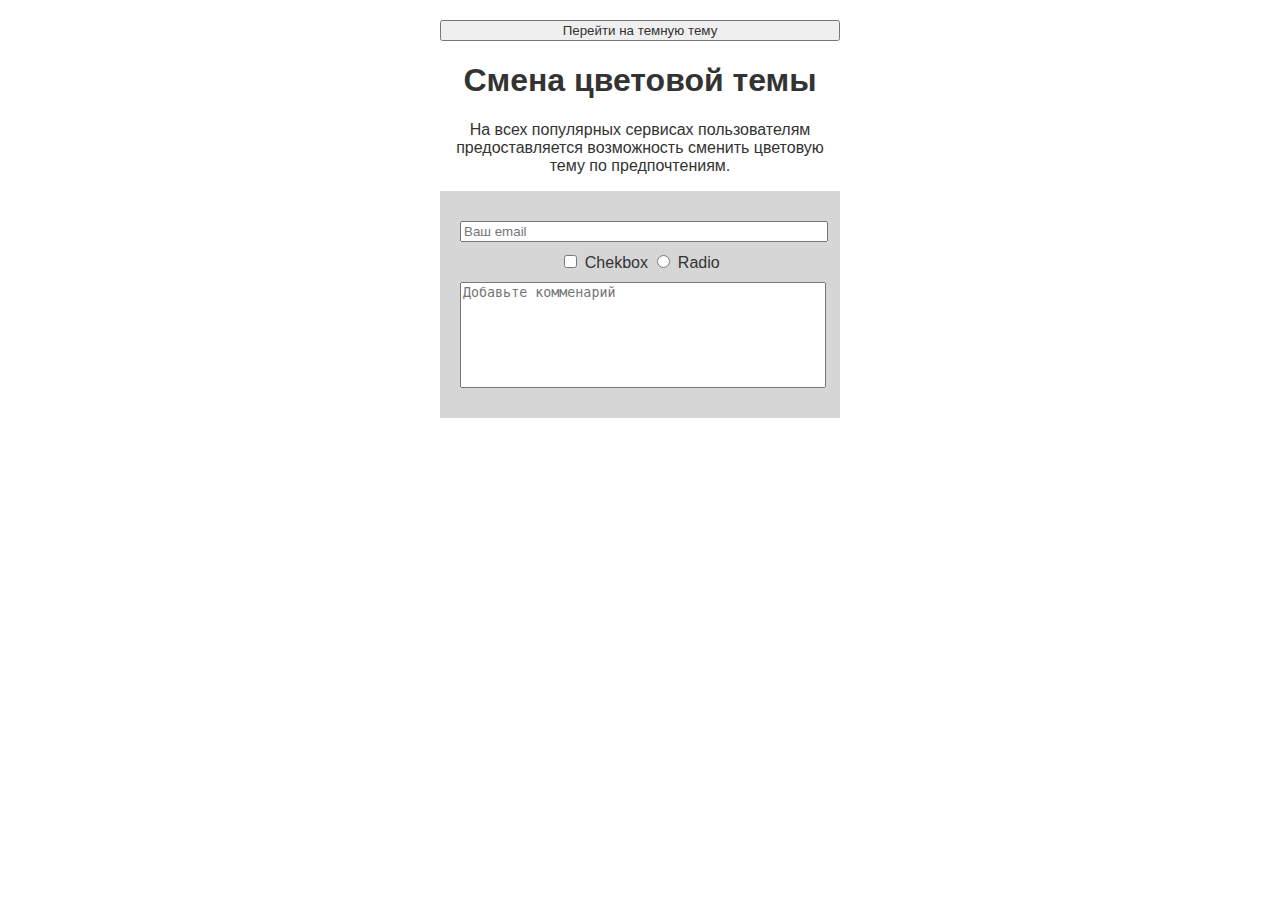
<file: 1 video/index.html>
<!DOCTYPE html>
<html lang="en">
  <head>
    <meta charset="UTF-8" />
    <meta name="viewport" content="width=device-width, initial-scale=1.0" />
    <title>Афлятунова | 1 видео</title>
    <link rel="stylesheet" href="assets/css/style.css">
  </head>
  <body>
    <div class="container">
      <button id="themeToggle">Перейти на темную тему</button>
      <h1>Смена цветовой темы</h1>
      <p>
        На всех популярных сервисах пользователям предоставляется возможность
        сменить цветовую тему по предпочтениям.
      </p>
      <form action="">
        <input placeholder="Ваш email" type="email">
        <input type="checkbox" id="checkbox">
        <label for="chekbox">Chekbox</label>
        <input id="radio" type="radio">
        <label for="radio">Radio</label>
        <textarea placeholder="Добавьте комменарий"></textarea>
      </form>
    </div>

    <script src="assets/js/script.js"></script>

  </body>
</html>
</file>
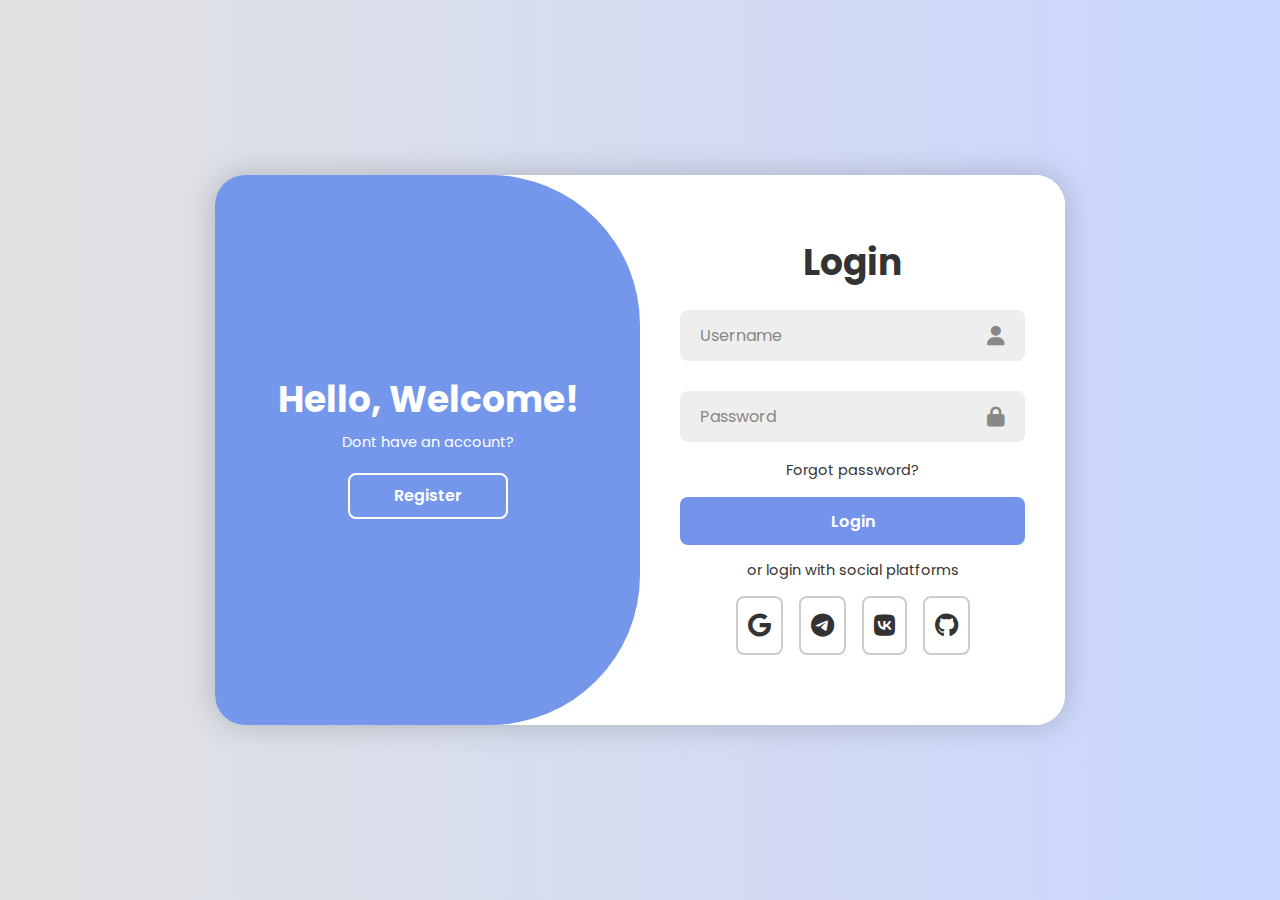
<file: 2 video/index.html>
<!DOCTYPE html>
<html lang="en">
  <head>
    <meta charset="UTF-8" />
    <meta name="viewport" content="width=device-width, initial-scale=1.0" />
    <title>Афлятунова | 2 видео</title>
    <link rel="stylesheet" href="https://cdnjs.cloudflare.com/ajax/libs/font-awesome/6.7.2/css/all.min.css">
    <link rel="stylesheet" href="assets/css/style.css">
  </head>
  <body>
    
    <div class="container">
      <div class="form-box login">
        <form action="">
          <h1>Login</h1>

          <div class="input-box">
            <input type="text" placeholder="Username" required>
            <i class="fa-solid fa-user"></i>
          </div>

          <div class="input-box">
            <input type="password" placeholder="Password" required>
            <i class="fa-solid fa-lock"></i>
          </div>

          <div class="forgot-link">
            <a href="#">Forgot password?</a>
          </div>

          <button class="btn">Login</button>
          <p>or login with social platforms</p>
          <div class="social-icons">
            <a href="#"><i class="fa-brands fa-google"></i></a>
            <a href="#"><i class="fa-brands fa-telegram"></i></a>
            <a href="#"><i class="fa-brands fa-vk"></i></a>
            <a href="#"><i class="fa-brands fa-github"></i></a>
          </div>
          
        </form>
      </div>

      <div class="form-box register">
        <form action="">
          <h1>Registration</h1>

          <div class="input-box">
            <input type="text" placeholder="Username" required>
            <i class="fa-solid fa-user"></i>
          </div>

          <div class="input-box">
            <input type="email" placeholder="Email" required>
            <i class="fa-solid fa-envelope"></i>
          </div>

          <div class="input-box">
            <input type="password" placeholder="Password" required>
            <i class="fa-solid fa-lock"></i>
          </div>

          <button class="btn">Login</button>
          <p>or register with social platforms</p>
          <div class="social-icons">
            <a href="#"><i class="fa-brands fa-google"></i></a>
            <a href="#"><i class="fa-brands fa-telegram"></i></a>
            <a href="#"><i class="fa-brands fa-vk"></i></a>
            <a href="#"><i class="fa-brands fa-github"></i></a>
          </div>
          
        </form>
      </div>

      <div class="toggle-box">
        <div class="toggle-panel toggle-left">
          <h1>Hello, Welcome!</h1>
          <p>Dont have an account?</p>
          <button class="btn register-btn">Register</button>
        </div>
        <div class="toggle-panel toggle-right">
          <h1>Welcome Back!</h1>
          <p>Already have an account?</p>
          <button class="btn login-btn">Login</button>
        </div>
      </div>


    </div>

    <script src="assets/js/script.js"></script>

  </body>
</html>
</file>
<file: 1 video/assets/css/style.css>
:root {
  --main: #333;
  --main-rgb: 51, 51, 51;
  color-scheme: light;
}

body {
  font-family: 'Inter', sans-serif;
  text-align: center;
  color: var(--main);
}
.container {
  margin: 20px auto;
  max-width: 400px;
  padding-left: 15px;
  padding-right: 15px;
}
form {
  padding: 20px;
  background-color: rgba(var(--main-rgb), .2);
}
input[type="email"],
textarea,
button {
  display: block;
  width: 100%;
  margin: 10px 0;
  color: var(--main);
}
textarea {
  resize: none;
  min-height: 100px;
}
.dark {
  --main: #fff;
  --main-rgb: 255, 255, 255;
  color-scheme: dark;
}
</file>
<file: 2 video/assets/css/style.css>
@import url('https://fonts.googleapis.com/css2?family=Poppins:ital,wght@0,100;0,200;0,300;0,400;0,500;0,600;0,700;0,800;0,900;1,100;1,200;1,300;1,400;1,500;1,600;1,700;1,800;1,900&display=swap');

* {
  margin: 0;
  padding: 0;
  box-sizing: border-box;
  font-family: "Poppins", sans-serif;
}

body {
  display: flex;
  justify-content: center;
  align-items: center;
  min-height: 100vh;
  background: linear-gradient(90deg, #e2e2e2, #c9d6ff);
}

.container {
  position: relative;
  width: 850px;
  height: 550px;
  background: #fff;
  border-radius: 30px;
  box-shadow: 0 0 30px rgba(0, 0, 0, .2);
  overflow: hidden;
  margin: 20px;
}

.form-box {
  position: absolute;
  right: 0;
  width: 50%;
  height: 100%;
  background: #fff;
  display: flex;
  align-items: center;
  color: #333;
  text-align: center;
  padding: 40px;
  z-index: 1;
  transition: .6s ease-in-out 1.2s, visibility 0s 1s;
}

.container.active .form-box {
  right: 50%;
}
.container.active .form-box.register {
  visibility: visible;
}

form {
  width: 100%;
}

.container h1 {
  font-size: 36px;
  margin: -10px 0;
}

.input-box {
  position: relative;
  margin: 30px 0;
}

.input-box input {
  width: 100%;
  padding: 13px 50px 13px 20px;
  background: #eee;
  border-radius: 8px;
  border: none;
  outline: none;
  font-size: 16px;
  color: #333;
  font-weight: 500;
}

.input-box input::placeholder {
  color: #888;
  font-weight: 400;
}

.input-box i {
  position: absolute;
  right: 20px;
  top: 50%;
  transform: translateY(-50%);
  font-size: 20px;
  color: #888;
}

.forgot-link {
  margin: -15px 0 15px;
}
.forgot-link a {
  font-size: 14.5px;
  color: #333;
  text-decoration: none;
}
.btn {
  width: 100%;
  height: 48px;
  background: #7494ec;
  border-radius: 8px;
  box-shadow: 0 0 10px rgba(0, 0, 0 .1);
  border: none;
  cursor: pointer;
  font-size: 16px;
  color: #fff;
  font-weight: 600;
}

.container p {
  font-size: 14.5px;
  margin: 15px 0;
}
.social-icons {
  display: flex;
  justify-content: center;
}

.social-icons a{
  display: inline-block;
  padding: 10px;
  border: 2px solid #ccc;
  border-radius: 8px;
  font-size: 24px;
  color: #333;
  text-decoration: none;
  margin: 0 8px;
}

.form-box.register {
  visibility: hidden;
}

.toggle-box {
  position: absolute;
  width: 100%;
  height: 100%;
}

.toggle-box::before {
  content: "";
  position: absolute;
  left: -250%;
  width: 300%;
  height: 100%;
  background: #7497ec;
  border-radius: 150px;
  z-index: 2;
  transition: 1.8s ease-in-out;
}

.toggle-panel {
  position: absolute;
  width: 50%;
  height: 100%;
  color: #fff;
  display: flex;
  flex-direction: column;
  justify-content: center;
  align-items: center;
  z-index: 2;
  transition: .6s ease-in-out;
}

.toggle-panel.toggle-left {
  left: 0;
  transition-delay: 1.2s;
}
.container.active .toggle-panel.toggle-left {
  left: -50%;
  transition-delay: .6s;
}

.container.active .toggle-panel.toggle-right {
  right: 0;
  transition-delay: .6s;
}

.toggle-panel.toggle-right {
  right: -50%;
}

.toggle-panel p {
  margin-bottom: 20px;
}
.toggle-panel .btn {
  width: 160px;
  height: 46px;
  background: transparent;
  border: 2px solid #fff;
  box-shadow: none;
}

.container.active .toggle-box::before {
  left: 50%;
}

@media (max-width: 650px) {
  .container {
    height: calc(100vh - 40px);
  }
  .form-box {
    bottom: 0;
    width: 100%;
    height: 70%;
  }
  .container.active .form-box {
    right: 0;
    bottom: 30%;
  }

  .container.active .toggle-box::before {
    left: 0;
    top: 70%;
  }

  .toggle-box::before {
    left: 0;
    top: -270%;
    width: 100%;
    height: 300%;
    border-radius: 20vw;
  }

  .toggle-panel {
    width: 100%;
    height: 30%;
  }
  .toggle-panel.toggle-left {
    top: 0;
  }
  .container.active .toggle-panel.toggle-left {
    left: 0;
    top: -30%;
  }
  .toggle-panel.toggle-right {
    right: 0;
    bottom: -30%;
  }
  .container.active .toggle-panel.toggle-right {
    bottom: 0;
  }
}

@media (max-width: 400px) {
  .form-box {
    padding: 20px;
  }

  .toggle-panel h1 {
    font-size: 30px;
  }
}
</file>
